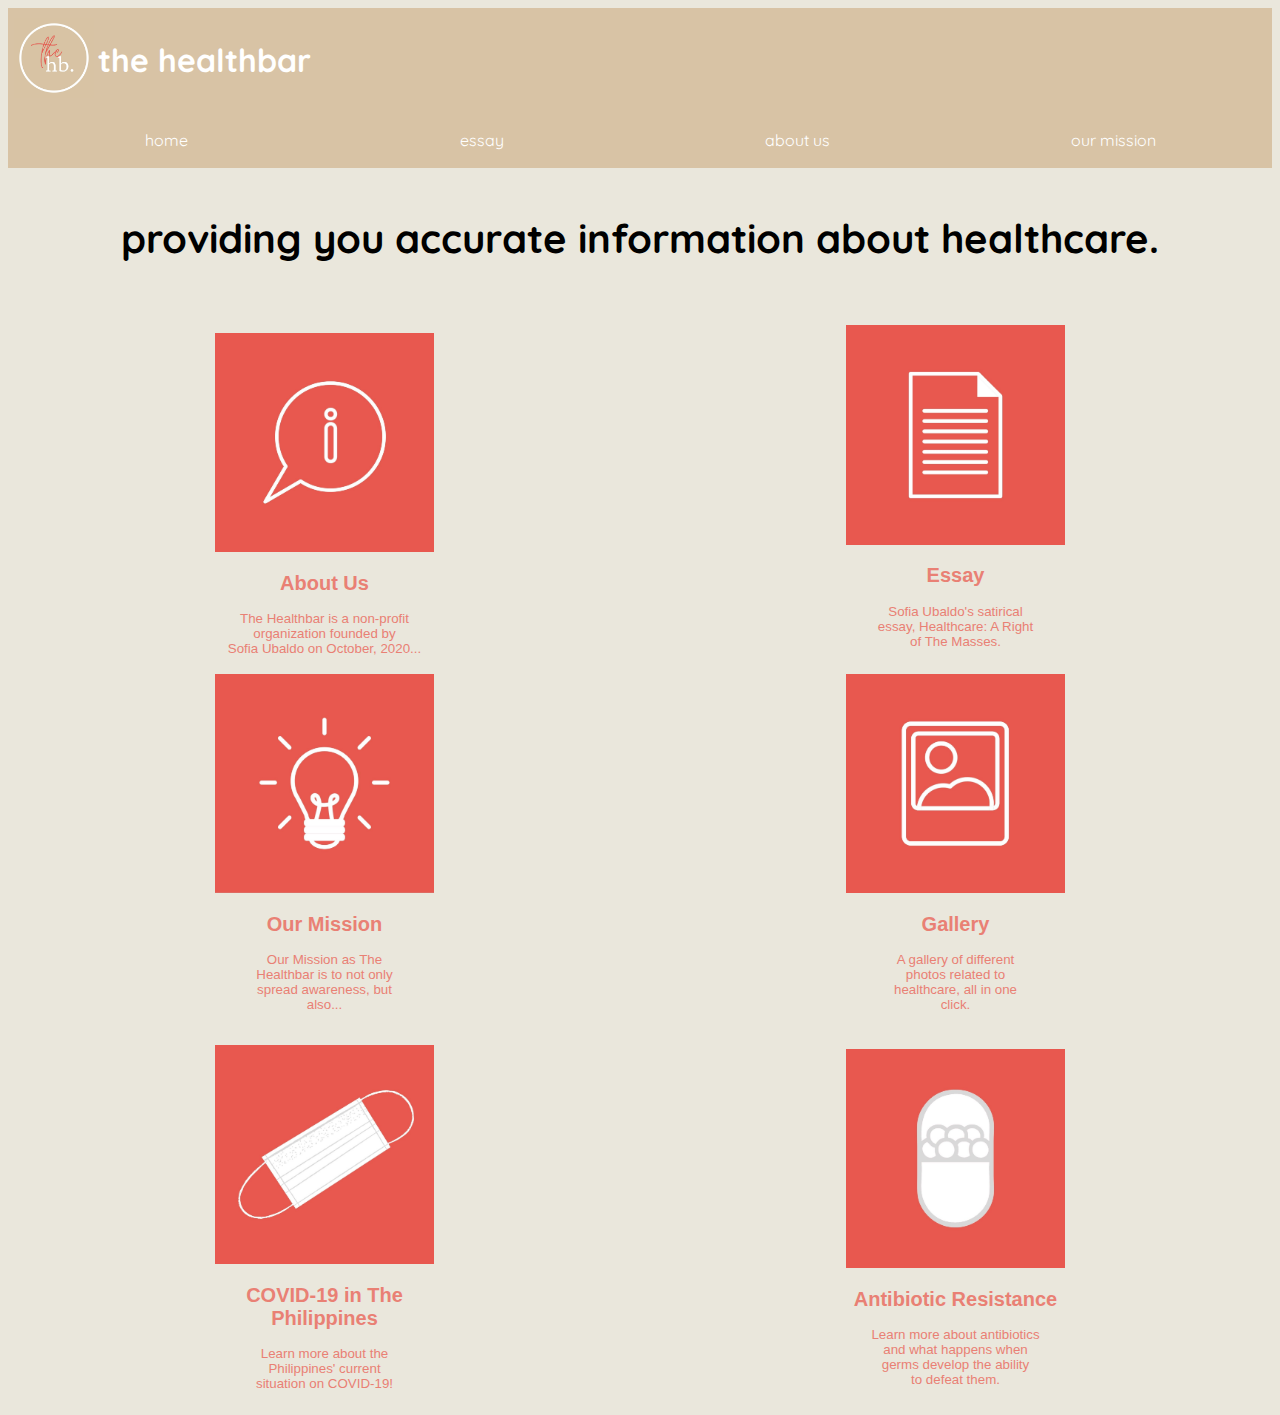
<file: index.html>
<!DOCTYPE HTML>
<html lang="en">
	<head>
		<meta charset="utf-8">
		<meta name="viewport" content="width=device-width, initial-scale=1">
		<title>Home</title>
		<link rel="stylesheet" type="text/css" href="design.css">
		<link href='https://fonts.googleapis.com/css?family=Quicksand' rel='stylesheet'>
		<link href="https://cdn.jsdelivr.net/npm/bootstrap@5.0.0-beta1/dist/css/bootstrap.min.css" rel="stylesheet" integrity="sha384-giJF6kkoqNQ00vy+HMDP7azOuL0xtbfIcaT9wjKHr8RbDVddVHyTfAAsrekwKmP1" crossorigin="anonymous">
		<script src="https://cdn.jsdelivr.net/npm/bootstrap@5.0.0-beta1/dist/js/bootstrap.bundle.min.js" integrity="sha384-ygbV9kiqUc6oa4msXn9868pTtWMgiQaeYH7/t7LECLbyPA2x65Kgf80OJFdroafW" crossorigin="anonymous"></script>
	</head>
	
	<body>
	<div id="mainpage">
		<table class="main-header">
                <td>
                    <tr>
                        <td colspan="2">
                            <table>
                                <tr>
                                    <td><img src="thb.jpg" alt="logo" width="80" height="80"></td>
                                    <td><h1>the healthbar</h1></td>
                                </tr>
                            </table>
                        </td>
                        <td class="links1"><h1>.</h1></td>
                    </tr>
                </td>
                <td>
                    <tr>
                        <tr class="navbar">
                        <td class="links"><a href="index.html" id="button">home</a></td>
                        <td class="links"><a href="content.html" id="button">essay</a></td>
                        <td class="links">about us</td>
                        <td class="links">our mission</td>
                    </tr>
                </td>
            </table><br>
		
		<div id="bodypage">
			<h1>providing you accurate information about healthcare.</h1><br>
		</div>
		
		<table class="content">
				<tr class="content">
					<td class="contents">
					<div>
					<br><img src="1.jpg" alt="about us" width="35%" height="35%">
					<h2>About Us</h2>
					<p>The Healthbar is a non-profit <br> organization founded by <br> Sofia Ubaldo on October, 2020... </p>
					</div>
					</td>
					<td class="contents">
					<div>
					<a href="content.html">
					<img src="2.jpg" alt="essay" width="35%" height="35%">
					</a>
					<h2>Essay</h2>
					<p>Sofia Ubaldo's satirical <br> essay,
					Healthcare: A Right <br> of The Masses.</p>
					</div>
					</td>
				</tr>
				<tr class="content">
					<td class="contents">
					<div>
					<img src="4.jpg" alt="our mission" width="35%" height="35%">
					<h2>Our Mission</h2>
					<p>Our Mission as The <br> Healthbar is to not only <br> spread awareness, but <br>also...</p>
					</div>
					</td>
					<td class="contents">
					<div>
					<img src="3.jpg" alt="gallery" width="35%" height="35%">
					<h2>Gallery</h2>
					<p>A gallery of different <br> photos related to <br> healthcare, all in one <br>click. </p>
					</div>
					</td>
				</tr>
				<tr class="content">
					<td class="contents">
					<div>
					<br><img src="5.jpg" alt="covid-19" width="35%" height="35%">
					<h2>COVID-19 in The <br>Philippines</h2>
					<p>Learn more about the<br>Philippines' current <br>situation on COVID-19!</p>
					</div>
					</td>
					<td class="contents">
					<div>
					<br><img src="6.jpg" alt="antibioticresistance" width="35%" height="35%">
					<h2>Antibiotic Resistance</h2>
					<p>Learn more about antibiotics <br>and what happens when <br> germs develop the ability <br> to defeat them.</p>
					</div>
					</td>
				</tr>
			</table>
		
		
	</div>
	</body>


	
	
	

</html>
</file>
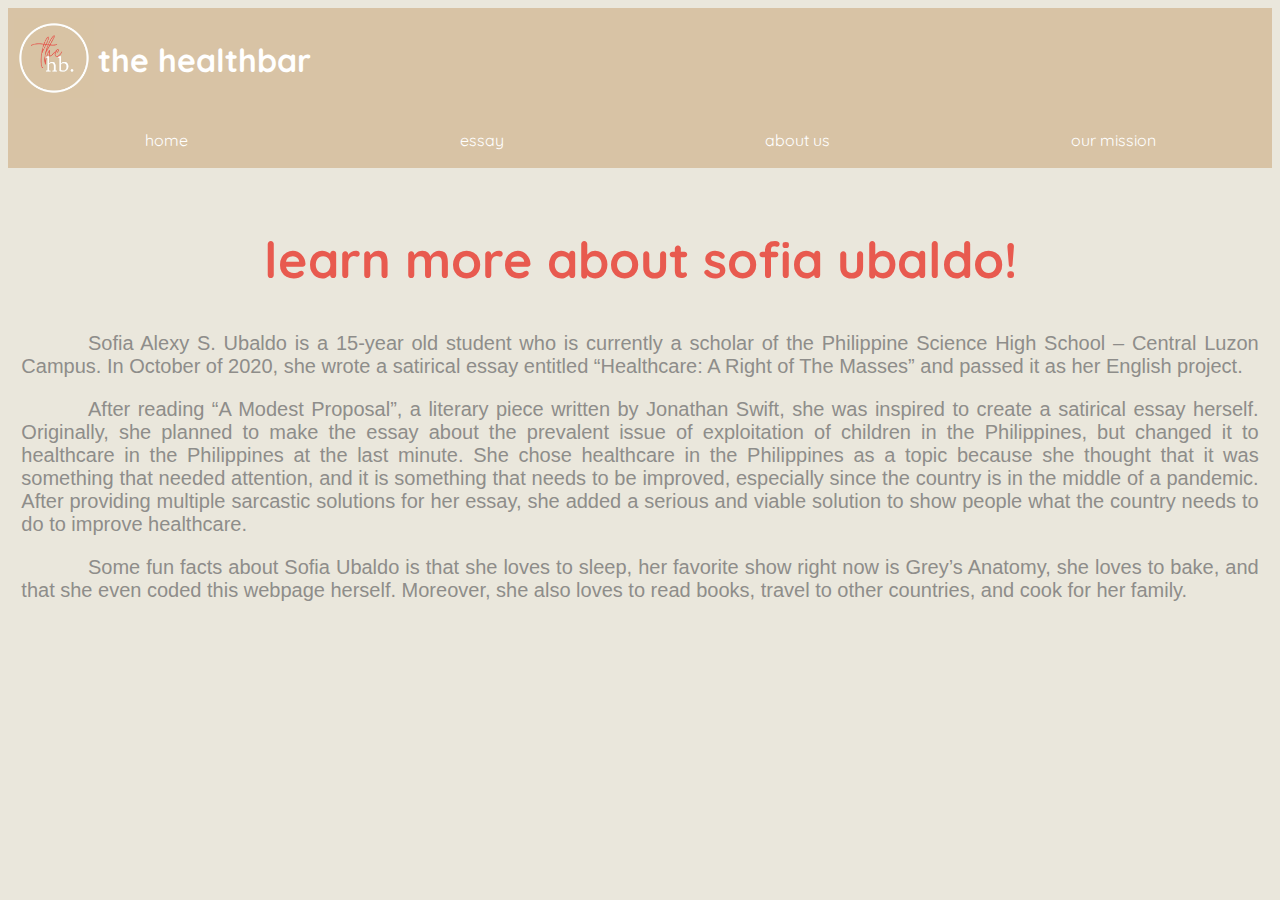
<file: aboutauthor.html>
<!DOCTYPE HTML>
<html lang="en">
	<head>
		<meta charset="utf-8">
		<meta name="viewport" content="width=device-width, initial-scale=1">
		<title>Home</title>
		<link rel="stylesheet" type="text/css" href="design.css">
		<link href='https://fonts.googleapis.com/css?family=Quicksand' rel='stylesheet'>
		<link href="https://cdn.jsdelivr.net/npm/bootstrap@5.0.0-beta1/dist/css/bootstrap.min.css" rel="stylesheet" integrity="sha384-giJF6kkoqNQ00vy+HMDP7azOuL0xtbfIcaT9wjKHr8RbDVddVHyTfAAsrekwKmP1" crossorigin="anonymous">
		<script src="https://cdn.jsdelivr.net/npm/bootstrap@5.0.0-beta1/dist/js/bootstrap.bundle.min.js" integrity="sha384-ygbV9kiqUc6oa4msXn9868pTtWMgiQaeYH7/t7LECLbyPA2x65Kgf80OJFdroafW" crossorigin="anonymous"></script>
	</head>
	
	<body>
	<div id="mainpage">
		<table class="main-header">
                <td>
                    <tr>
                        <td colspan="2">
                            <table>
                                <tr>
                                    <td><img src="thb.jpg" alt="logo" width="80" height="80"></td>
                                    <td><h1>the healthbar</h1></td>
                                </tr>
                            </table>
                        </td>
                        <td class="links1"><h1>.</h1></td>
                    </tr>
                </td>
                <td>
                    <tr>
                        <tr class="navbar">
                        <td class="links"><a href="index.html" id="button">home</a></td>
                        <td class="links"><a href="content.html" id="button">essay</a></td>
                        <td class="links">about us</td>
                        <td class="links">our mission</td>
                    </tr>
                </td>
            </table><br>
		
		<div id="titleauthor">
			<h2>learn more about sofia ubaldo!</h2>
		</div>
		
		<div id="bodyauthor">
			<p>Sofia Alexy S. Ubaldo is a 15-year old student who is currently a scholar of the Philippine Science High School – Central Luzon Campus. In October of 2020,
			she wrote a satirical essay entitled “Healthcare: A Right of The Masses” and passed it as her English project.
			</p>
			<p>After reading “A Modest Proposal”, a literary piece written by Jonathan Swift, she was inspired to create a satirical essay herself. Originally, she planned to make the essay about the prevalent issue of exploitation of children in the Philippines, but changed it to healthcare in the Philippines at the last minute. She chose healthcare in the Philippines as a topic because she thought that it was something that needed attention, and it is something that needs to be improved, especially since the country is in the middle of a pandemic. After providing multiple sarcastic solutions for her essay, she added 
			a serious and viable solution to show people what the country needs to do to improve healthcare.
			</p>
			<p>
			Some fun facts about Sofia Ubaldo is that she loves to sleep, her favorite show right now is Grey’s Anatomy, she loves to bake, and that she even coded this webpage herself.
			Moreover, she also loves to read books, travel to other countries, and cook for her family.
			</p>
		</div>
	</body>
	
</html>
</file>
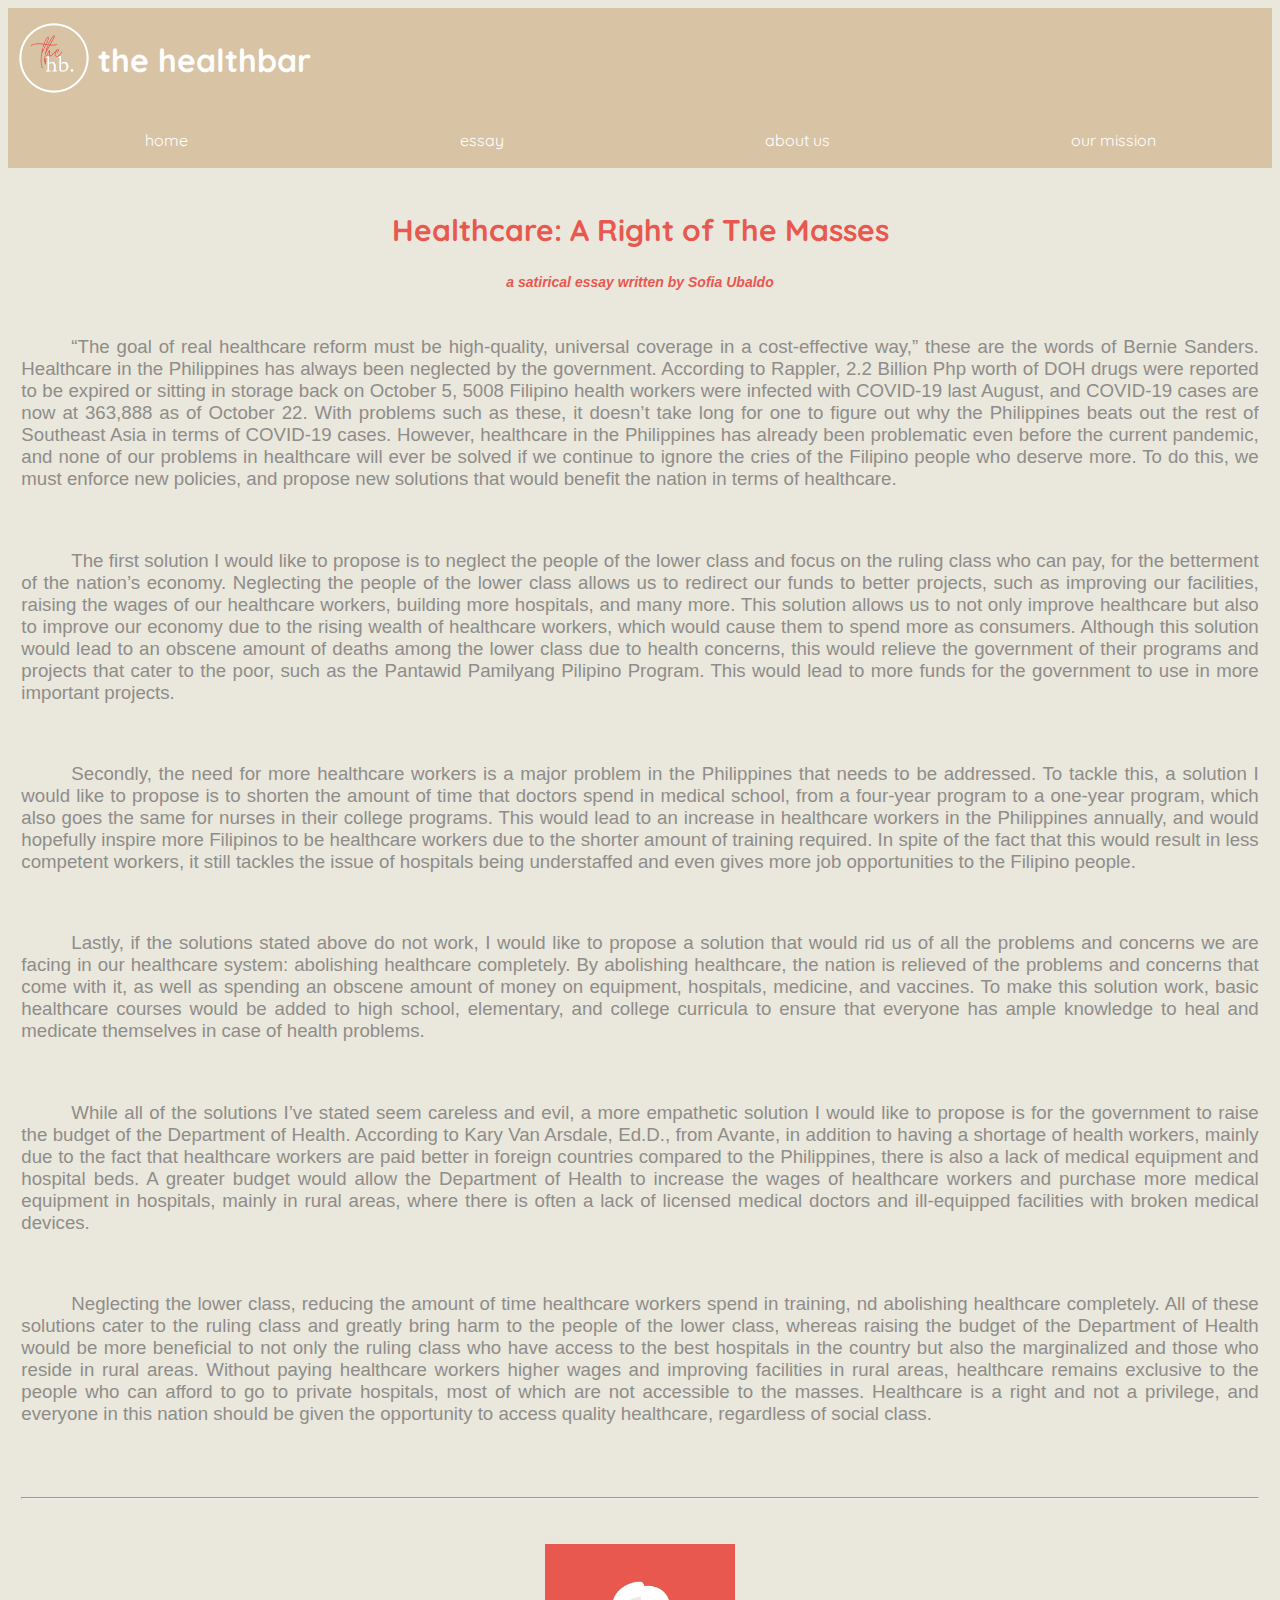
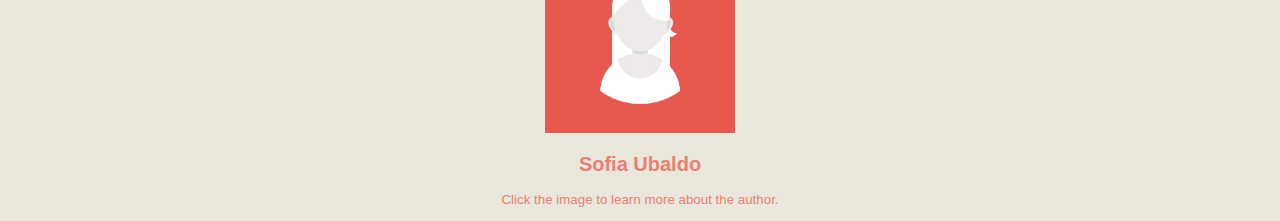
<file: content.html>
<!DOCTYPE HTML>
<html lang="en">
	<head>
		<meta charset="utf-8">
		<meta name="viewport" content="width=device-width, initial-scale=1">
		<title>Home</title>
		<link rel="stylesheet" type="text/css" href="design.css">
		<link href='https://fonts.googleapis.com/css?family=Quicksand' rel='stylesheet'>
		<link href="https://cdn.jsdelivr.net/npm/bootstrap@5.0.0-beta1/dist/css/bootstrap.min.css" rel="stylesheet" integrity="sha384-giJF6kkoqNQ00vy+HMDP7azOuL0xtbfIcaT9wjKHr8RbDVddVHyTfAAsrekwKmP1" crossorigin="anonymous">
		<script src="https://cdn.jsdelivr.net/npm/bootstrap@5.0.0-beta1/dist/js/bootstrap.bundle.min.js" integrity="sha384-ygbV9kiqUc6oa4msXn9868pTtWMgiQaeYH7/t7LECLbyPA2x65Kgf80OJFdroafW" crossorigin="anonymous"></script>
	</head>
	
	<body>
	<div id="mainpage">
		<table class="main-header">
                <td>
                    <tr>
                        <td colspan="2">
                            <table>
                                <tr>
                                    <td><img src="thb.jpg" alt="logo" width="80" height="80"></td>
                                    <td><h1>the healthbar</h1></td>
                                </tr>
                            </table>
                        </td>
                        <td class="links1"><h1>.</h1></td>
                    </tr>
                </td>
                <td>
                    <tr>
                        <tr class="navbar">
                        <td class="links"><a href="index.html" id="button">home</a></td>
                        <td class="links"><a href="content.html" id="button">essay</a></td>
                        <td class="links">about us</td>
                        <td class="links">our mission</td>
                    </tr>
                </td>
            </table><br>
			
		<div id="essay-title">
			<h2>Healthcare: A Right of The Masses </h2>
		</div>
		
		<div id="essay-writer">
			<h3>a satirical essay written by Sofia Ubaldo</h3><br>
		</div>
		
		<div id="essay">
				<p>
				“The goal of real healthcare reform must be high-quality, universal coverage in a cost-effective way,” these are the words 
				of Bernie Sanders. Healthcare in the Philippines has always been neglected by the government. According to Rappler, 
				2.2 Billion Php worth of DOH drugs were reported to be expired or sitting in storage back on October 5, 5008 Filipino health workers were infected with COVID-19 last August, and COVID-19 cases are now at 363,888 as of October 22. With problems such as these, it doesn’t take long for one to figure out why the Philippines beats out the rest of Southeast Asia in terms of COVID-19 cases. However, healthcare in the Philippines has already been problematic even before the current pandemic, and none of our problems in healthcare will ever be solved if we continue to ignore the cries of the Filipino people who deserve more. To do this, we must enforce new policies, and propose new solutions that would benefit the nation in terms of healthcare.
				</p><br>
				<p>
				The first solution I would like to propose is to neglect the people of the lower class and focus on the ruling class who can pay, for the betterment of the nation’s economy. Neglecting the people of the lower class allows us to redirect our funds to better projects, such as improving our facilities, raising the wages of our healthcare workers, building more hospitals, and many more. This solution allows us to not only improve healthcare but also to improve our economy due to the rising wealth of healthcare workers, which would cause them to spend more as consumers. Although this solution would lead to an obscene amount of deaths among the lower class due to health concerns, this would relieve the government of their programs and projects that cater to the poor, such as the Pantawid Pamilyang Pilipino Program.
				This would lead to more funds for the government to use in more important projects.	
				</p><br>
				<p>
				Secondly, the need for more healthcare workers is a major problem in the Philippines 
				that needs to be addressed. To tackle this, a solution I would like to propose is to shorten the amount of time that doctors spend in medical school, from a four-year program to a one-year program, which also goes the same for nurses in their college programs. This would lead to an increase in healthcare workers in the Philippines annually, and would hopefully inspire more Filipinos to be healthcare workers due to the shorter amount of training required. In spite of the fact that this would result in less competent workers, it still tackles the issue of hospitals being understaffed and even gives more job opportunities to the Filipino people. 
				</p><br>
				<p>
				Lastly, if the solutions stated above do not work, I would like to propose a solution that would rid
				us of all the problems and concerns we are facing in our healthcare system: abolishing healthcare completely. By abolishing healthcare, the nation is relieved of the problems and concerns that come with it, as well as spending an obscene amount of money on equipment, hospitals, medicine, and vaccines. To make this solution work, basic healthcare courses would be added to high school, elementary, and college curricula to ensure that everyone has ample knowledge to heal and medicate themselves in case of health problems.
				</p><br>
				<p>
				While all of the solutions I’ve stated seem careless and evil, a more empathetic solution I would like to propose is for the government to raise the budget of the Department of Health. According to Kary Van Arsdale, Ed.D., from Avante, in addition to having a shortage of health workers, mainly due to the fact that healthcare workers are paid better in foreign countries compared to the Philippines, there is also a lack of medical equipment and hospital beds. A greater budget would allow the Department of Health to increase the wages of healthcare workers and purchase more medical equipment in hospitals, mainly in rural areas, where there is often
				a lack of licensed medical doctors and ill-equipped facilities with broken medical devices. 
				</p><br>
				<p>
				Neglecting the lower class, reducing the amount of time healthcare workers spend in training, 
				nd abolishing healthcare completely. All of these solutions cater to the ruling class and greatly bring harm to the people of the lower class, whereas raising the budget of the Department of Health would be more beneficial to not only the ruling class who have access to the best hospitals in the country but also the marginalized and those who reside in rural areas. Without paying healthcare workers higher wages and improving facilities in rural areas, healthcare remains exclusive to the people who can afford to go to private hospitals, most of which are not accessible to the masses. Healthcare is a right and not a privilege, and everyone in this nation should be given the opportunity to access quality healthcare, regardless of social class. 
				</p>
				<br>
				<br>
				<hr>
				<br>
		</div>
		
		<div id="picturelinks7">
			<a href="aboutauthor.html">
				<center><img src="7.jpg" alt="about the author" width="15%" height="15%"></center>
			</a>
			<h2>Sofia Ubaldo</h2>
			<p>Click the image to learn more about the author.</p>
		</div>
		
	</div>
	
	
	
	
	
	</body>
</html>
</file>
<file: design.css>
body{ 
        background-color: #EAE7DC;
		background-size: cover;
		background-attachment: fixed;
		height: 100%;
	}
	#mainpage{
		width: 100%;
		height: 100%;
		background-color: #EAE7DC;
		margin-left: 0px;
		padding: 0px;
		position: relative;
		background-color: #EAE7DC;
	}
	
	#bodypage{
		color: #8E8D8;
		display: block;
		text-align: center;
		font-family: Quicksand;
		font-size: 15pt;
		font-style: bold;
	}
	
	.main-header{
		font-family: Quicksand;
        color: white;
        background-color: #D8C3A5;
        width:100%;
	}
		
	#navbar{
		padding-left:800px;
		color: white;
		background-color: #D8C3A5;
		font-size: 15pt;
		height: 50px;
		width: 100%;
		font-family: Quicksand;
		margin-left: -4px;
	}	
	
	#button:link,#button:visited,#button:active{
		color: white;
		background-color: #D8C3A5;
		text-decoration: none;
		padding: 15px;
		text-align: center;
		display: inline-block;
		font-family: Quicksand;
	}
		
	#button:hover {
		color: white;
		text-decoration: none;
		padding:15px;
		text-align: center;
		display: inline-block;
		font-family: Quicksand;
	}
	
	#essay-title{
		text-align: center;
		font-family: Quicksand;
		font-size: 15pt;
		color: #E8584F;
	}
	
	#essay-writer{
		text-align: center;
		font-family: Helvetica;
		font-size: 9pt;
		color: #E8584F;
		font-style: italic;
	}
	
	#essay{
		text-align: justify;
		font-family: Helvetica;
		font-size: 14pt;
		color: #8E8D8A;
		font-weight: 650pt;
		text-indent: 50px;
		margin: 10pt;
	}
	
	
	#picturelinks7{
		font-family: Helvetica;
		font-size: 10pt;
		color: #E98074;
		text-align: center;
	}
		
	#titleauthor{
		font-family: Quicksand;
		font-size: 25pt;
		color: #E85A4F;
		text-align: center;
		margin: 10pt;
	}
	
	#bodyauthor{
		font-family: Helvetica;
		font-size: 15pt;
		color: #8E8D8A;
		text-align: justify;
		font-weight: 650pt;
		text-indent: 50pt;
		margin: 10pt;
	}
	
	#filler{
		color:#D8C3A5;
	}
	
	.navbar{
		width:100%;
	}
	.links{
		width:25%;
		text-align:center;
	}
	.links1{
		text-align:center;
		color:#D8C3A5; 
	}
	
	.content{
    width:100%;
    text-align:center;
	font-family: Helvetica;
	font-size: 10pt;
	color: #E98074;
	text-align: center;
	
    }
	
    .contents{
    width:50%;
    text-align:center;
	font-family: Helvetica;
	font-size: 10pt;
	color: #E98074;
	text-align: center;
    }
	
	#picturelinks7{
	font-family: Helvetica;
	font-size: 10pt;
	color: #E98074;
	text-align: center;
	}
</file>
